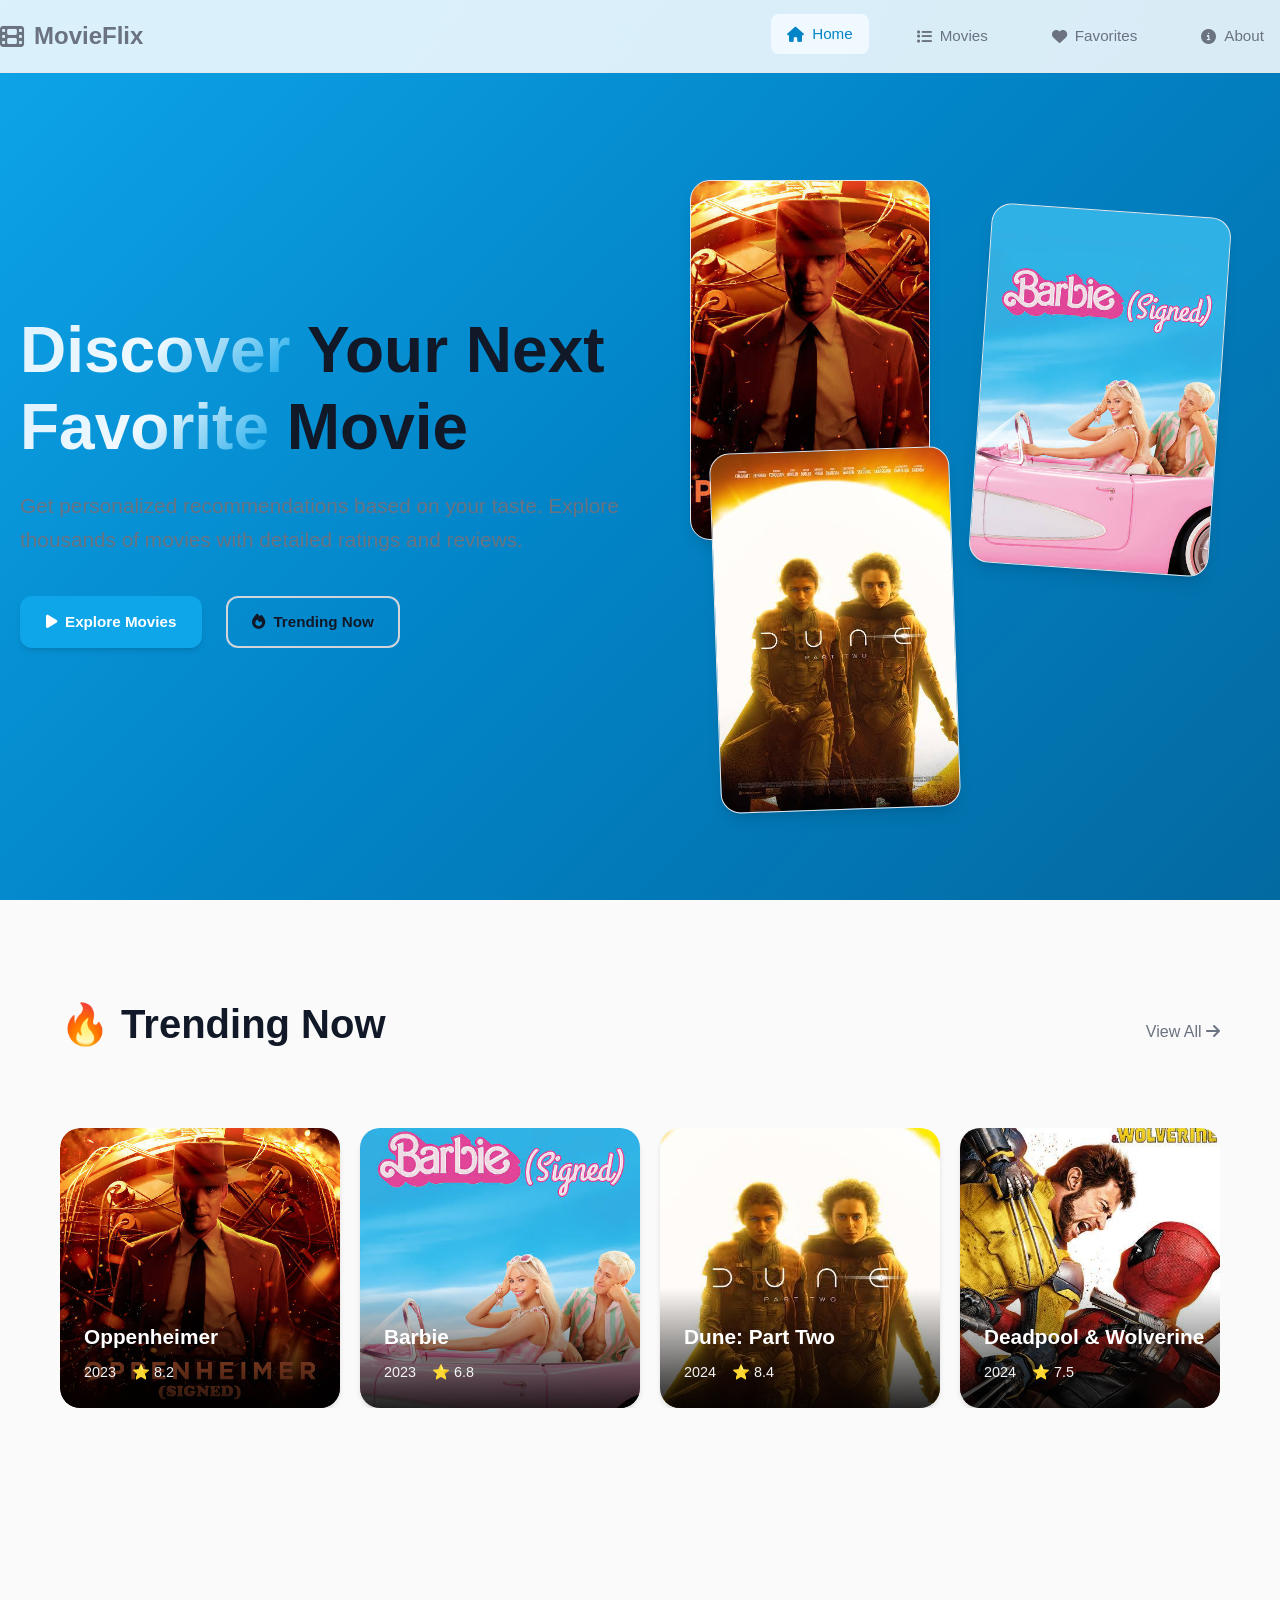
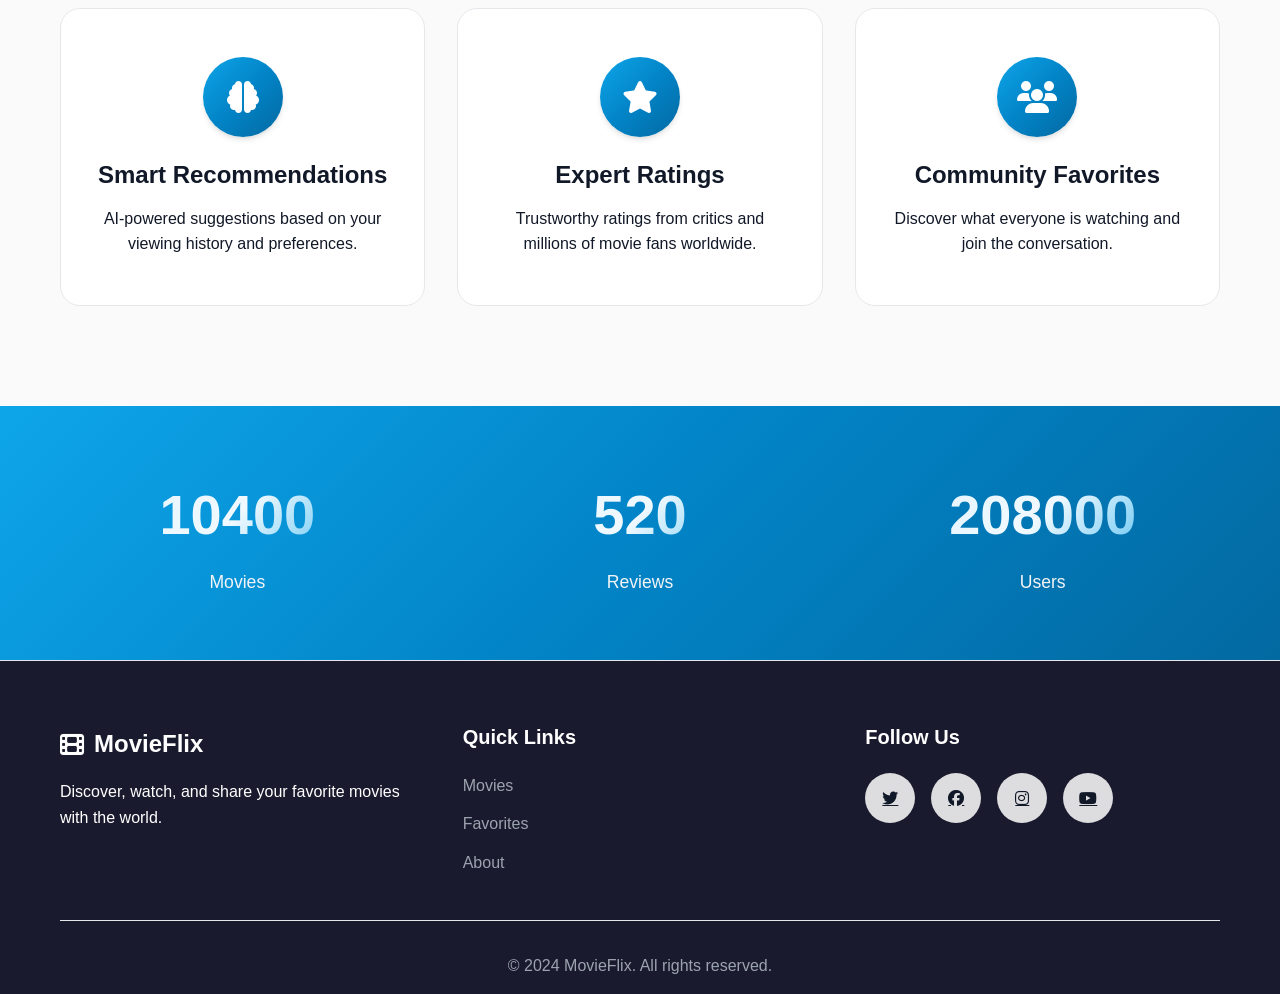
<file: index.html>
<!DOCTYPE html>
<html lang="en">
<head>
    <meta charset="UTF-8">
    <meta name="viewport" content="width=device-width, initial-scale=1.0">
    <title>MovieFlix - Discover Amazing Movies</title>
    <link rel="stylesheet" href="css/style.css">
    <link href="https://fonts.googleapis.com/css2?family=Poppins:wght@300;400;500;600;700&display=swap" rel="stylesheet">
    <link rel="stylesheet" href="https://cdnjs.cloudflare.com/ajax/libs/font-awesome/6.4.0/css/all.min.css">
</head>
<body>
    <!-- Navigation -->
    <nav class="navbar">
        <div class="nav-container">
            <div class="nav-logo">
                <i class="fas fa-film"></i>
                <span>MovieFlix</span>
            </div>
            <ul class="nav-menu">
                <li class="nav-item">
                    <a href="index.html" class="nav-link active"><i class="fas fa-home"></i> Home</a>
                </li>
                <li class="nav-item">
                    <a href="movies.html" class="nav-link"><i class="fas fa-list"></i> Movies</a>
                </li>
                <li class="nav-item">
                    <a href="favorites.html" class="nav-link"><i class="fas fa-heart"></i> Favorites</a>
                </li>
                <li class="nav-item">
                    <a href="about.html" class="nav-link"><i class="fas fa-info-circle"></i> About</a>
                </li>
            </ul>
            <div class="hamburger">
                <span class="bar"></span>
                <span class="bar"></span>
                <span class="bar"></span>
            </div>
        </div>
    </nav>

    <!-- Hero Section -->
    <section class="hero">
        <div class="hero-content">
            <h1 class="hero-title">
                <span class="gradient-text">Discover</span> Your Next 
                <span class="gradient-text">Favorite</span> Movie
            </h1>
            <p class="hero-subtitle">Get personalized recommendations based on your taste. Explore thousands of movies with detailed ratings and reviews.</p>
            <div class="hero-buttons">
                <a href="movies.html" class="btn btn-primary"><i class="fas fa-play"></i> Explore Movies</a>
                <a href="#trending" class="btn btn-secondary"><i class="fas fa-fire"></i> Trending Now</a>
            </div>
        </div>
        <div class="hero-image">
            <div class="floating-cards">
                <div class="card-float"></div>
                <div class="card-float delay-1"></div>
                <div class="card-float delay-2"></div>
            </div>
        </div>
    </section>

    <!-- Trending Section -->
    <section id="trending" class="section trending">
        <div class="container">
            <div class="section-header">
                <h2 class="section-title">🔥 Trending Now</h2>
                <a href="movies.html" class="view-all">View All <i class="fas fa-arrow-right"></i></a>
            </div>
            <div class="movies-slider">
                <div class="slider-track" id="trendingSlider">
                    <!-- Movies populated by JS -->
                </div>
            </div>
        </div>
    </section>

    <!-- Features Section -->
    <section class="section features">
        <div class="container">
            <div class="features-grid">
                <div class="feature-card">
                    <div class="feature-icon">
                        <i class="fas fa-brain"></i>
                    </div>
                    <h3>Smart Recommendations</h3>
                    <p>AI-powered suggestions based on your viewing history and preferences.</p>
                </div>
                <div class="feature-card">
                    <div class="feature-icon">
                        <i class="fas fa-star"></i>
                    </div>
                    <h3>Expert Ratings</h3>
                    <p>Trustworthy ratings from critics and millions of movie fans worldwide.</p>
                </div>
                <div class="feature-card">
                    <div class="feature-icon">
                        <i class="fas fa-users"></i>
                    </div>
                    <h3>Community Favorites</h3>
                    <p>Discover what everyone is watching and join the conversation.</p>
                </div>
            </div>
        </div>
    </section>

    <!-- Stats Section -->
    <section class="stats">
        <div class="container">
            <div class="stats-grid">
                <div class="stat-item">
                    <div class="stat-number" data-target="50000">0</div>
                    <div class="stat-label">Movies</div>
                </div>
                <div class="stat-item">
                    <div class="stat-number" data-target="2500">0</div>
                    <div class="stat-label">Reviews</div>
                </div>
                <div class="stat-item">
                    <div class="stat-number" data-target="1000000">0</div>
                    <div class="stat-label">Users</div>
                </div>
            </div>
        </div>
    </section>

    <!-- Footer -->
    <footer class="footer">
        <div class="container">
            <div class="footer-content">
                <div class="footer-section">
                    <div class="footer-logo">
                        <i class="fas fa-film"></i>
                        <span>MovieFlix</span>
                    </div>
                    <p>Discover, watch, and share your favorite movies with the world.</p>
                </div>
                <div class="footer-section">
                    <h4>Quick Links</h4>
                    <ul>
                        <li><a href="movies.html">Movies</a></li>
                        <li><a href="favorites.html">Favorites</a></li>
                        <li><a href="about.html">About</a></li>
                    </ul>
                </div>
                <div class="footer-section">
                    <h4>Follow Us</h4>
                    <div class="social-links">
                        <a href="#"><i class="fab fa-twitter"></i></a>
                        <a href="#"><i class="fab fa-facebook"></i></a>
                        <a href="#"><i class="fab fa-instagram"></i></a>
                        <a href="#"><i class="fab fa-youtube"></i></a>
                    </div>
                </div>
            </div>
            <div class="footer-bottom">
                <p>&copy; 2024 MovieFlix. All rights reserved.</p>
            </div>
        </div>
    </footer>

    <script src="js/heroPosters.js"></script>
    <script src="js/main.js"></script>
</body>
</html>
</file>
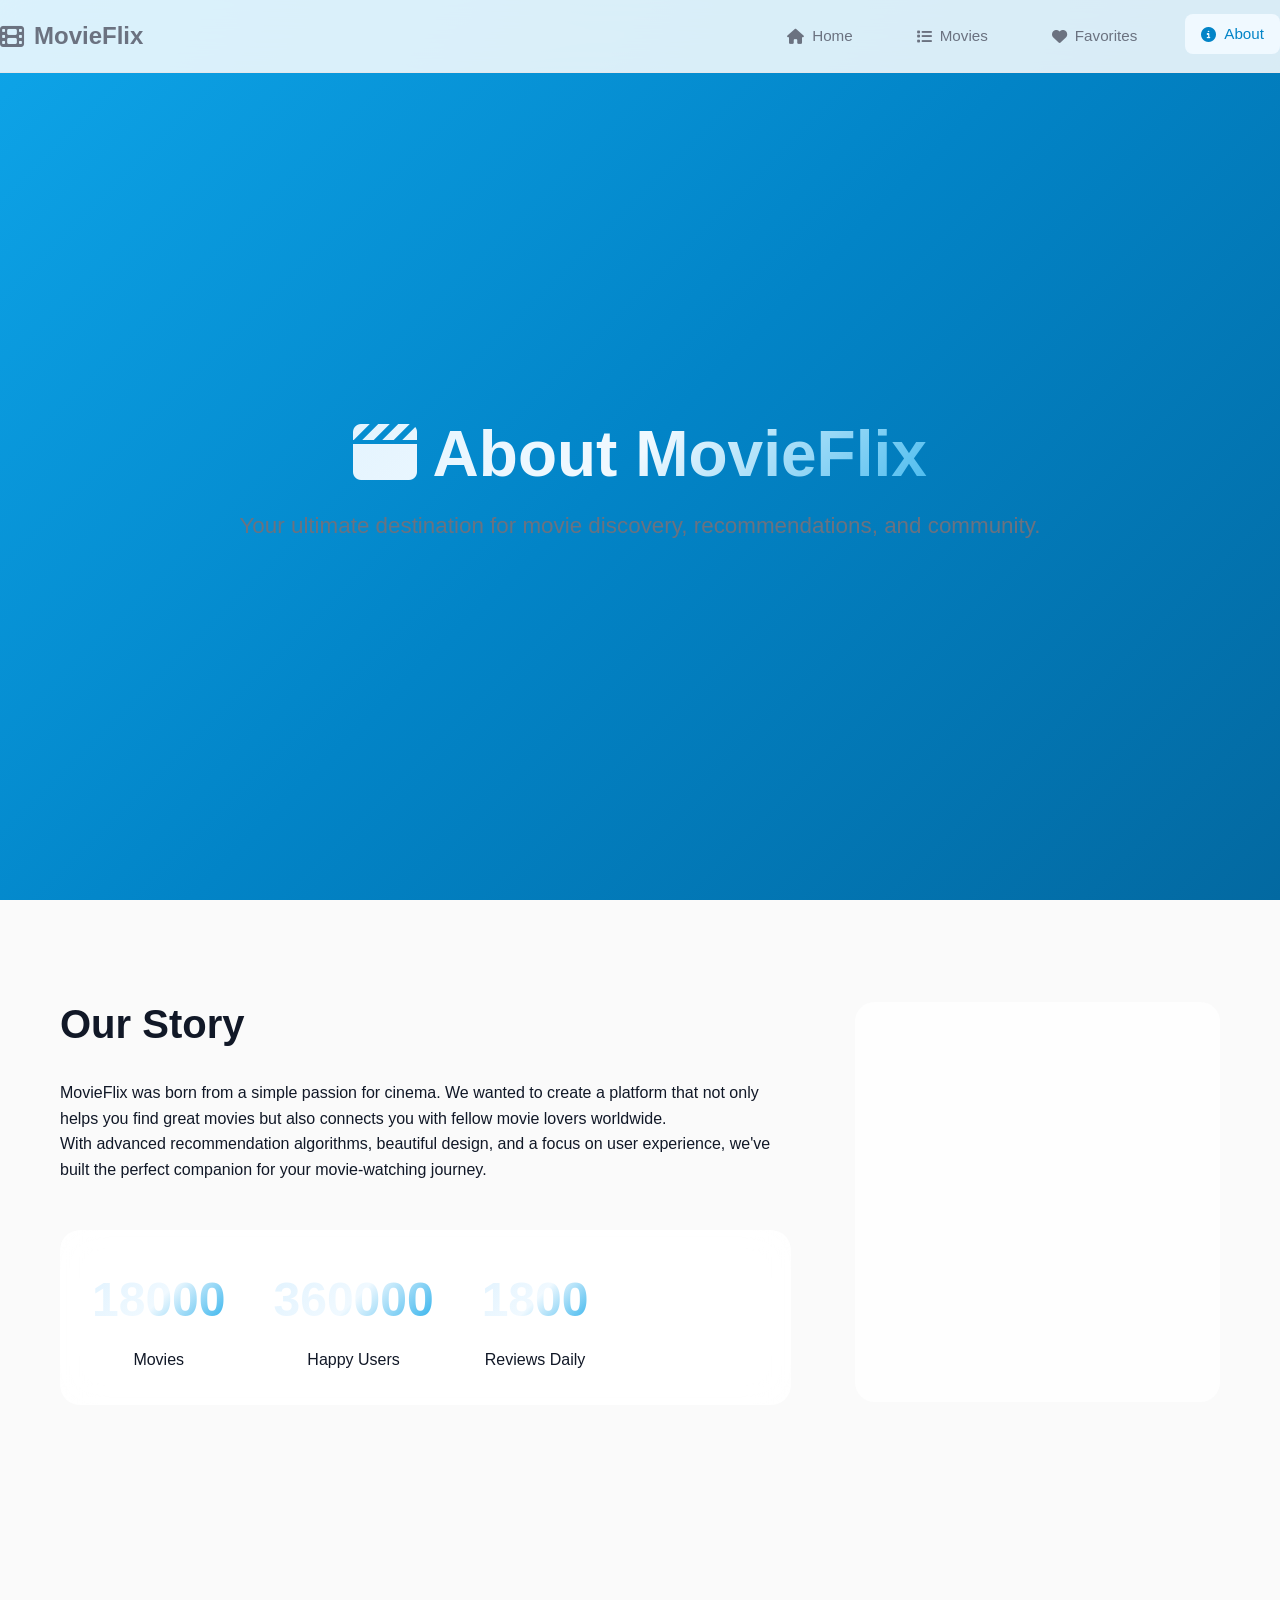
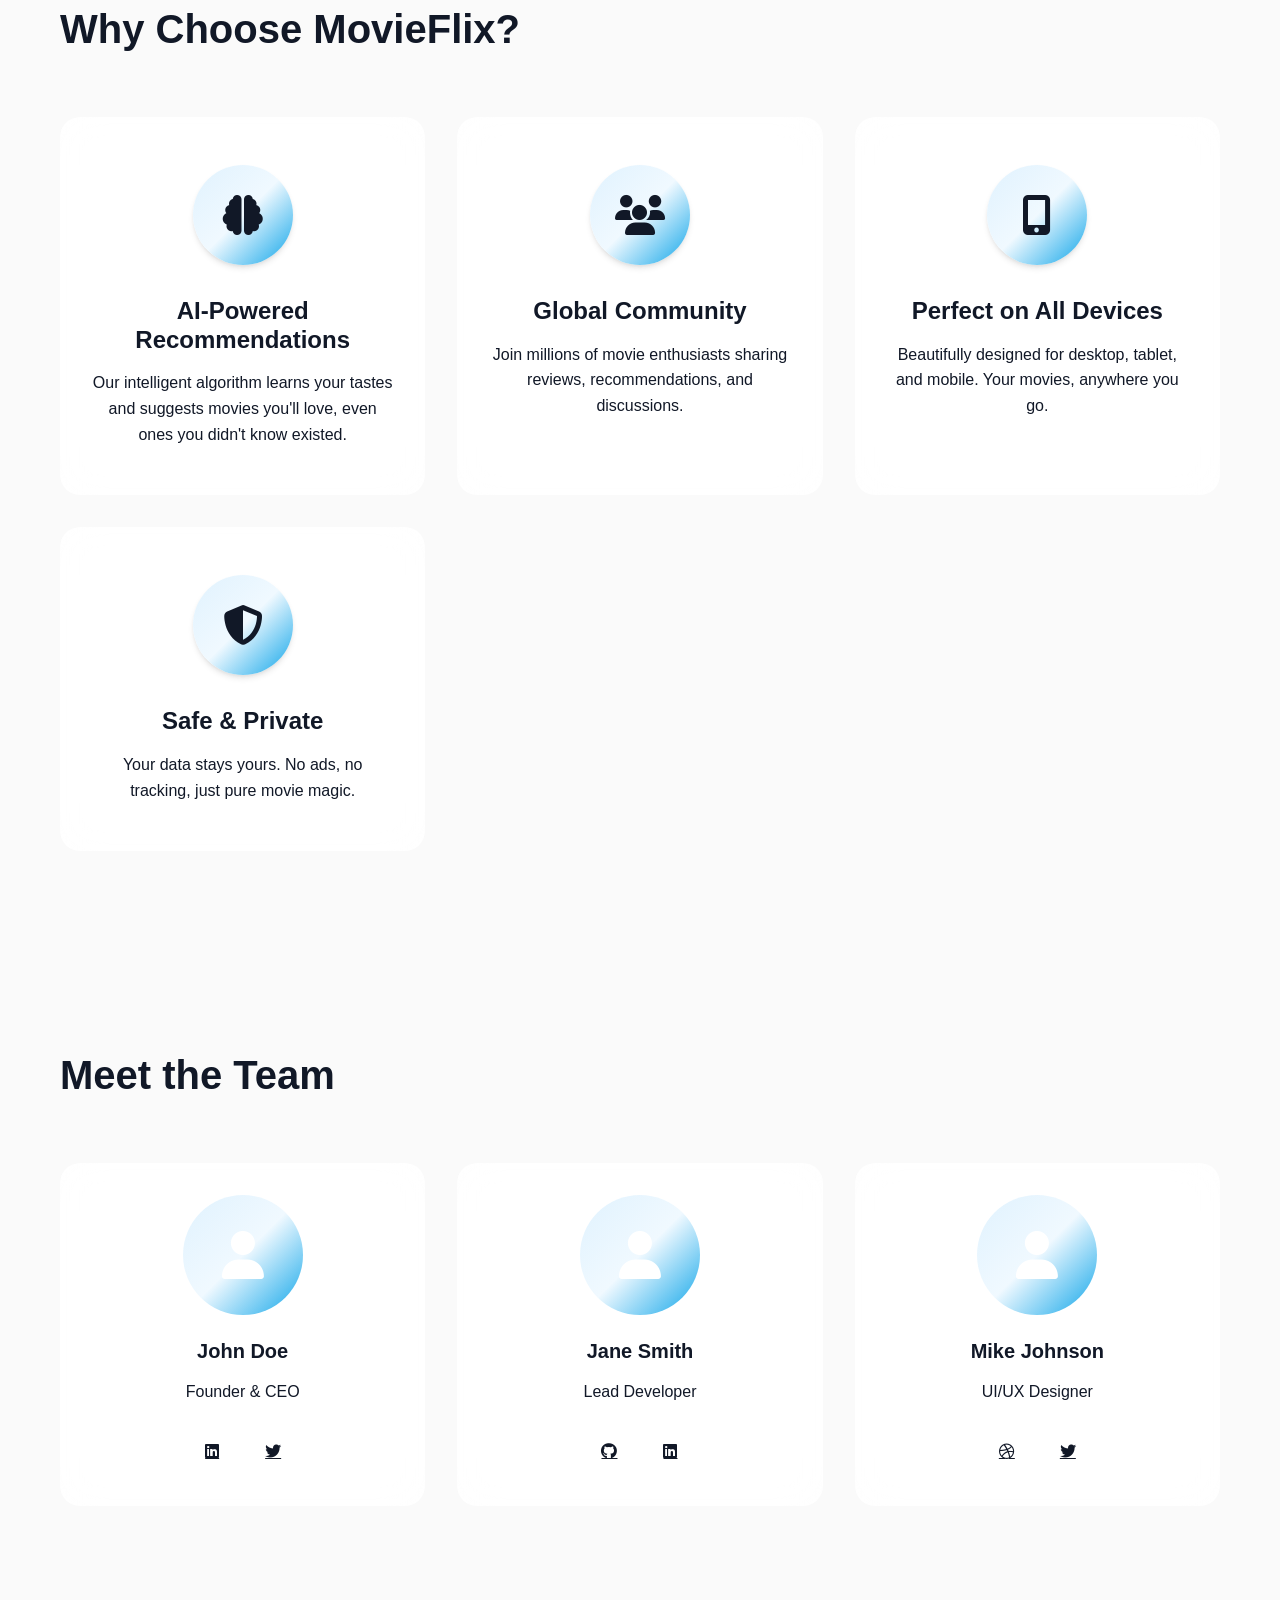
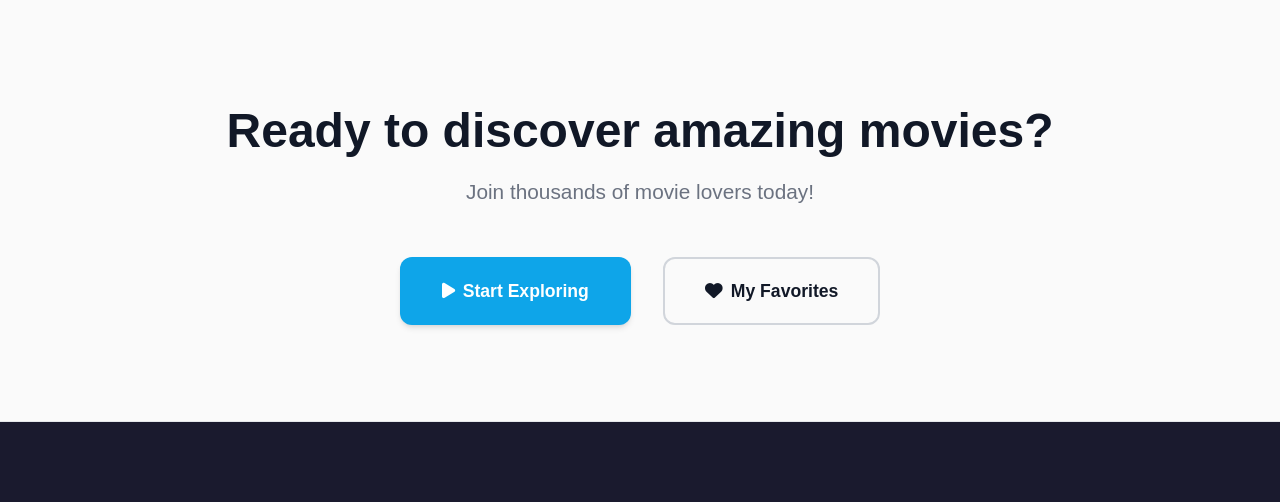
<file: about.html>
<!DOCTYPE html>
<html lang="en">
<head>
    <meta charset="UTF-8">
    <meta name="viewport" content="width=device-width, initial-scale=1.0">
    <title>About - MovieFlix</title>
    <link rel="stylesheet" href="css/style.css">
    <link href="https://fonts.googleapis.com/css2?family=Poppins:wght@300;400;500;600;700&display=swap" rel="stylesheet">
    <link rel="stylesheet" href="https://cdnjs.cloudflare.com/ajax/libs/font-awesome/6.4.0/css/all.min.css">
</head>
<body>
    <!-- Navigation -->
    <nav class="navbar">
        <div class="nav-container">
            <div class="nav-logo">
                <i class="fas fa-film"></i>
                <span>MovieFlix</span>
            </div>
            <ul class="nav-menu">
                <li class="nav-item">
                    <a href="index.html" class="nav-link"><i class="fas fa-home"></i> Home</a>
                </li>
                <li class="nav-item">
                    <a href="movies.html" class="nav-link"><i class="fas fa-list"></i> Movies</a>
                </li>
                <li class="nav-item">
                    <a href="favorites.html" class="nav-link"><i class="fas fa-heart"></i> Favorites</a>
                </li>
                <li class="nav-item">
                    <a href="about.html" class="nav-link active"><i class="fas fa-info-circle"></i> About</a>
                </li>
            </ul>
            <div class="hamburger">
                <span class="bar"></span>
                <span class="bar"></span>
                <span class="bar"></span>
            </div>
        </div>
    </nav>

    <main class="about-page">
        <!-- Hero Section -->
        <section class="hero about-hero">
            <div class="container">
                <h1 class="about-title gradient-text">
                    <i class="fas fa-clapperboard"></i> About MovieFlix
                </h1>
                <p class="about-subtitle">Your ultimate destination for movie discovery, recommendations, and community.</p>
            </div>
        </section>

        <!-- Story Section -->
        <section class="section story-section">
            <div class="container">
                <div class="story-content">
                    <div class="story-text">
                        <h2>Our Story</h2>
                        <p>MovieFlix was born from a simple passion for cinema. We wanted to create a platform that not only helps you find great movies but also connects you with fellow movie lovers worldwide.</p>
                        <p>With advanced recommendation algorithms, beautiful design, and a focus on user experience, we've built the perfect companion for your movie-watching journey.</p>
                        <div class="story-stats">
                            <div class="stat">
                                <div class="stat-number" data-target="50000">0</div>
                                <div>Movies</div>
                            </div>
                            <div class="stat">
                                <div class="stat-number" data-target="1000000">0</div>
                                <div>Happy Users</div>
                            </div>
                            <div class="stat">
                                <div class="stat-number" data-target="5000">0</div>
                                <div>Reviews Daily</div>
                            </div>
                        </div>
                    </div>
                    <div class="story-image">
                        <div class="image-placeholder">
                            <i class="fas fa-film"></i>
                        </div>
                    </div>
                </div>
            </div>
        </section>

        <!-- Features Section -->
        <section class="section features-detailed">
            <div class="container">
                <h2 class="section-title">Why Choose MovieFlix?</h2>
                <div class="features-detailed-grid">
                    <div class="feature-detailed">
                        <div class="feature-icon-large">
                            <i class="fas fa-brain"></i>
                        </div>
                        <h3>AI-Powered Recommendations</h3>
                        <p>Our intelligent algorithm learns your tastes and suggests movies you'll love, even ones you didn't know existed.</p>
                    </div>
                    <div class="feature-detailed">
                        <div class="feature-icon-large">
                            <i class="fas fa-users"></i>
                        </div>
                        <h3>Global Community</h3>
                        <p>Join millions of movie enthusiasts sharing reviews, recommendations, and discussions.</p>
                    </div>
                    <div class="feature-detailed">
                        <div class="feature-icon-large">
                            <i class="fas fa-mobile-alt"></i>
                        </div>
                        <h3>Perfect on All Devices</h3>
                        <p>Beautifully designed for desktop, tablet, and mobile. Your movies, anywhere you go.</p>
                    </div>
                    <div class="feature-detailed">
                        <div class="feature-icon-large">
                            <i class="fas fa-shield-alt"></i>
                        </div>
                        <h3>Safe & Private</h3>
                        <p>Your data stays yours. No ads, no tracking, just pure movie magic.</p>
                    </div>
                </div>
            </div>
        </section>

        <!-- Team Section -->
        <section class="section team-section">
            <div class="container">
                <h2 class="section-title">Meet the Team</h2>
                <div class="team-grid">
                    <div class="team-member">
                        <div class="team-avatar">
                            <i class="fas fa-user"></i>
                        </div>
                        <h4>John Doe</h4>
                        <p>Founder & CEO</p>
                        <div class="team-social">
                            <a href="#"><i class="fab fa-linkedin"></i></a>
                            <a href="#"><i class="fab fa-twitter"></i></a>
                        </div>
                    </div>
                    <div class="team-member">
                        <div class="team-avatar">
                            <i class="fas fa-user"></i>
                        </div>
                        <h4>Jane Smith</h4>
                        <p>Lead Developer</p>
                        <div class="team-social">
                            <a href="#"><i class="fab fa-github"></i></a>
                            <a href="#"><i class="fab fa-linkedin"></i></a>
                        </div>
                    </div>
                    <div class="team-member">
                        <div class="team-avatar">
                            <i class="fas fa-user"></i>
                        </div>
                        <h4>Mike Johnson</h4>
                        <p>UI/UX Designer</p>
                        <div class="team-social">
                            <a href="#"><i class="fab fa-dribbble"></i></a>
                            <a href="#"><i class="fab fa-twitter"></i></a>
                        </div>
                    </div>
                </div>
            </div>
        </section>

        <!-- CTA Section -->
        <section class="cta-section">
            <div class="container">
                <div class="cta-content">
                    <h2>Ready to discover amazing movies?</h2>
                    <p>Join thousands of movie lovers today!</p>
                    <div class="cta-buttons">
                        <a href="movies.html" class="btn btn-primary btn-large">
                            <i class="fas fa-play"></i> Start Exploring
                        </a>
                        <a href="favorites.html" class="btn btn-secondary btn-large">
                            <i class="fas fa-heart"></i> My Favorites
                        </a>
                    </div>
                </div>
            </div>
        </section>
    </main>

    <!-- Footer -->
    <footer class="footer">
        <!-- Same footer content -->
    </footer>

    <script src="js/about.js"></script>
    <script src="js/main.js"></script>
</body>
</html>
</file>
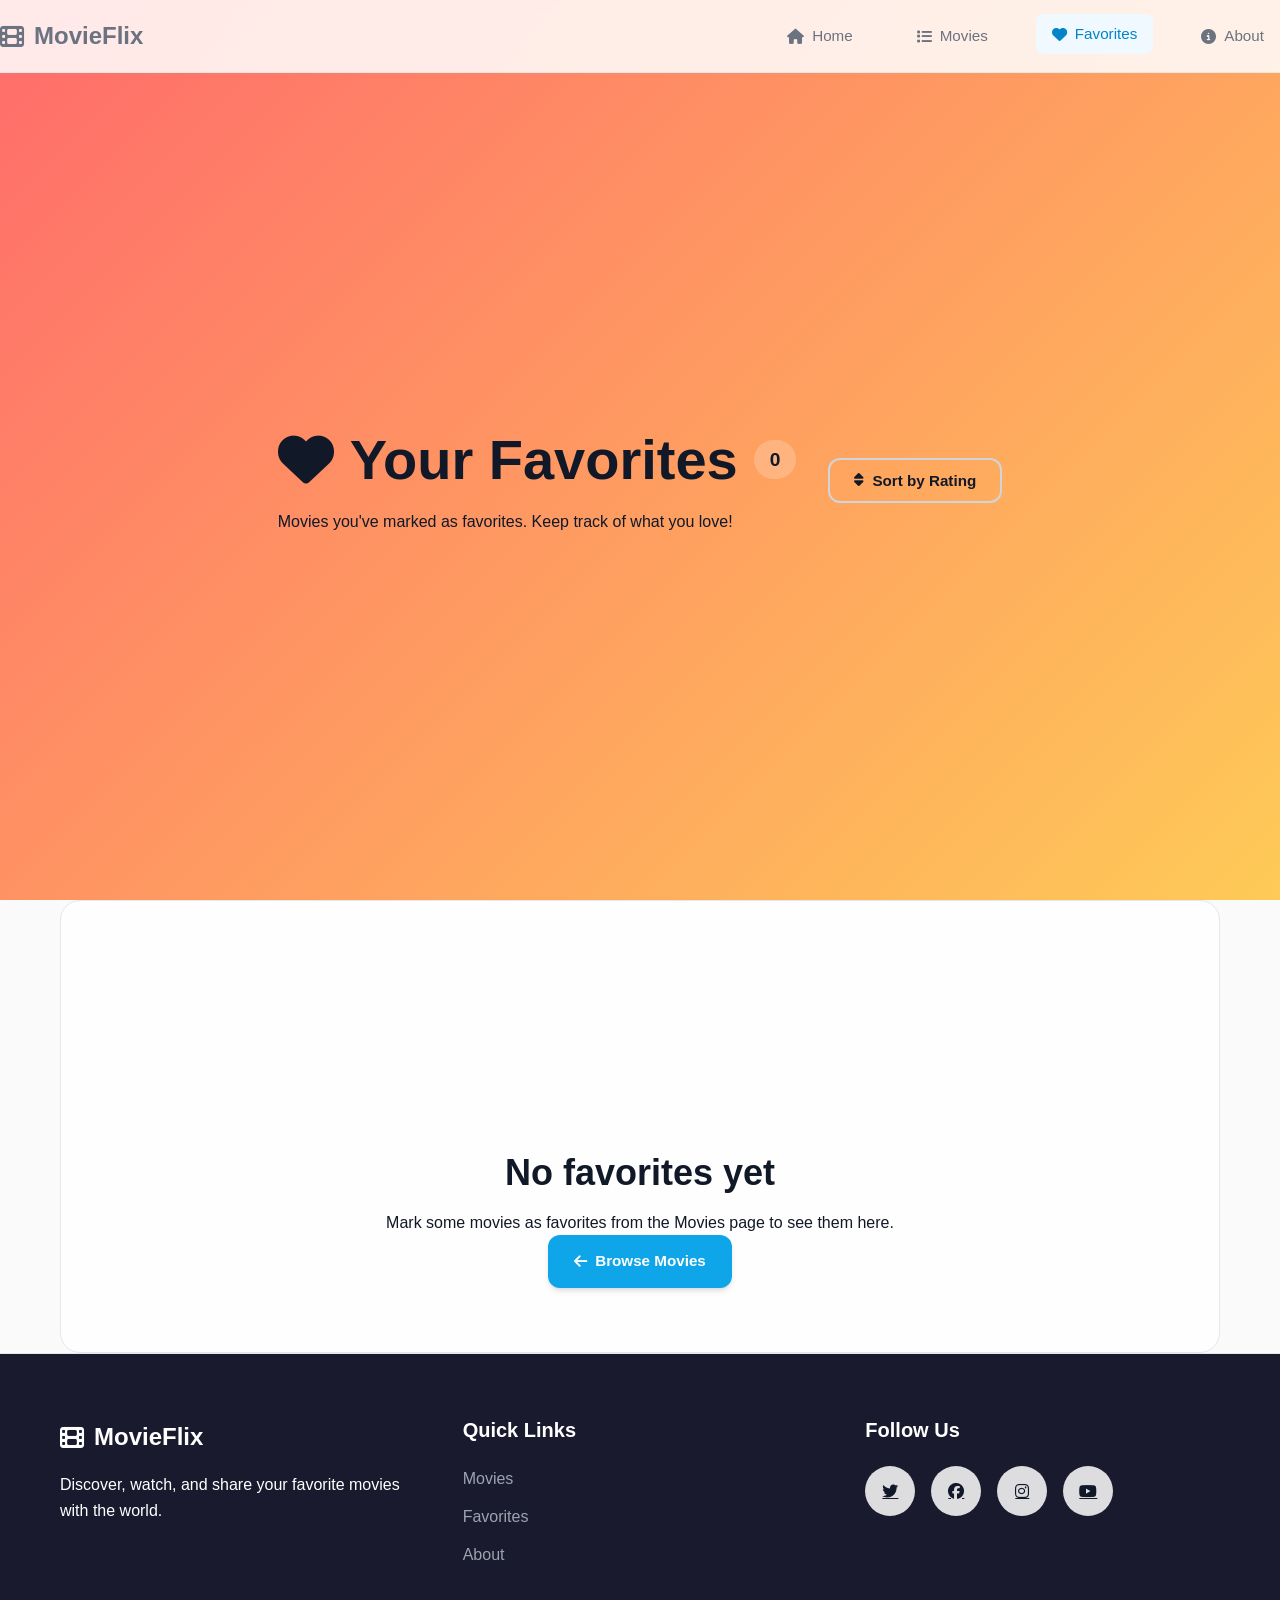
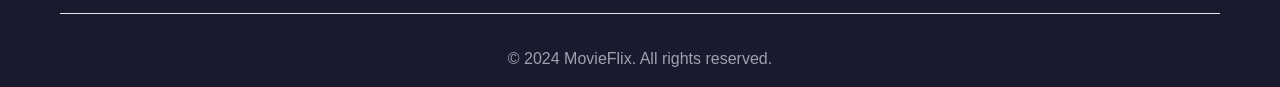
<file: favorites.html>
<!DOCTYPE html>
<html lang="en">
<head>
    <meta charset="UTF-8">
    <meta name="viewport" content="width=device-width, initial-scale=1.0">
    <title>Favorites - MovieFlix</title>
    <link rel="stylesheet" href="css/style.css">
    <link href="https://fonts.googleapis.com/css2?family=Poppins:wght@300;400;500;600;700&display=swap" rel="stylesheet">
    <link rel="stylesheet" href="https://cdnjs.cloudflare.com/ajax/libs/font-awesome/6.4.0/css/all.min.css">
</head>
<body>
    <!-- Navigation (same as other pages) -->
    <nav class="navbar">
        <div class="nav-container">
            <div class="nav-logo">
                <i class="fas fa-film"></i>
                <span>MovieFlix</span>
            </div>
            <ul class="nav-menu">
                <li class="nav-item">
                    <a href="index.html" class="nav-link"><i class="fas fa-home"></i> Home</a>
                </li>
                <li class="nav-item">
                    <a href="movies.html" class="nav-link"><i class="fas fa-list"></i> Movies</a>
                </li>
                <li class="nav-item">
                    <a href="favorites.html" class="nav-link active"><i class="fas fa-heart"></i> Favorites</a>
                </li>
                <li class="nav-item">
                    <a href="about.html" class="nav-link"><i class="fas fa-info-circle"></i> About</a>
                </li>
            </ul>
            <div class="hamburger">
                <span class="bar"></span>
                <span class="bar"></span>
                <span class="bar"></span>
            </div>
        </div>
    </nav>

    <main class="favorites-page">
        <!-- Hero Section -->
        <section class="hero favorites-hero">
            <div class="container">
                <div class="favorites-header">
                    <div class="favorites-stats">
                        <h1 class="favorites-title">
                            <i class="fas fa-heart"></i> Your Favorites
                            <span id="favoritesCount" class="count-badge">0</span>
                        </h1>
                        <p class="favorites-subtitle">Movies you've marked as favorites. Keep track of what you love!</p>
                    </div>
                    <div class="favorites-actions">
                        <button id="clearAllBtn" class="btn btn-danger" style="display: none;">
                            <i class="fas fa-trash"></i> Clear All
                        </button>
                        <button id="sortBtn" class="btn btn-secondary">
                            <i class="fas fa-sort"></i> Sort by Rating
                        </button>
                    </div>
                </div>
            </div>
        </section>

        <!-- Favorites Grid -->
        <section class="favorites-grid-section">
            <div class="container">
                <div id="favoritesGrid" class="movies-grid">
                    <!-- Favorites loaded by JS -->
                </div>
                <div id="emptyState" class="empty-state">
                    <div class="empty-icon">
                        <i class="far fa-heart-broken"></i>
                    </div>
                    <h2>No favorites yet</h2>
                    <p>Mark some movies as favorites from the Movies page to see them here.</p>
                    <a href="movies.html" class="btn btn-primary">
                        <i class="fas fa-arrow-left"></i> Browse Movies
                    </a>
                </div>
                <div id="loadingFavorites" class="loading-spinner" style="display: none;">
                    <i class="fas fa-spinner fa-spin"></i>
                    <p>Loading your favorites...</p>
                </div>
            </div>
        </section>
    </main>

    <!-- Movie Modal (same as movies.html) -->
    <div id="movieModal" class="modal">
        <div class="modal-content">
            <span class="close">&times;</span>
            <div id="modalBody"></div>
        </div>
    </div>

    <!-- Footer (same as other pages) -->
    <footer class="footer">
        <div class="container">
            <div class="footer-content">
                <div class="footer-section">
                    <div class="footer-logo">
                        <i class="fas fa-film"></i>
                        <span>MovieFlix</span>
                    </div>
                    <p>Discover, watch, and share your favorite movies with the world.</p>
                </div>
                <div class="footer-section">
                    <h4>Quick Links</h4>
                    <ul>
                        <li><a href="movies.html">Movies</a></li>
                        <li><a href="favorites.html">Favorites</a></li>
                        <li><a href="about.html">About</a></li>
                    </ul>
                </div>
                <div class="footer-section">
                    <h4>Follow Us</h4>
                    <div class="social-links">
                        <a href="#"><i class="fab fa-twitter"></i></a>
                        <a href="#"><i class="fab fa-facebook"></i></a>
                        <a href="#"><i class="fab fa-instagram"></i></a>
                        <a href="#"><i class="fab fa-youtube"></i></a>
                    </div>
                </div>
            </div>
            <div class="footer-bottom">
                <p>&copy; 2024 MovieFlix. All rights reserved.</p>
            </div>
        </div>
    </footer>

    <script src="js/favorites.js"></script>
    <script src="js/main.js"></script>
</body>
</html>
</file>
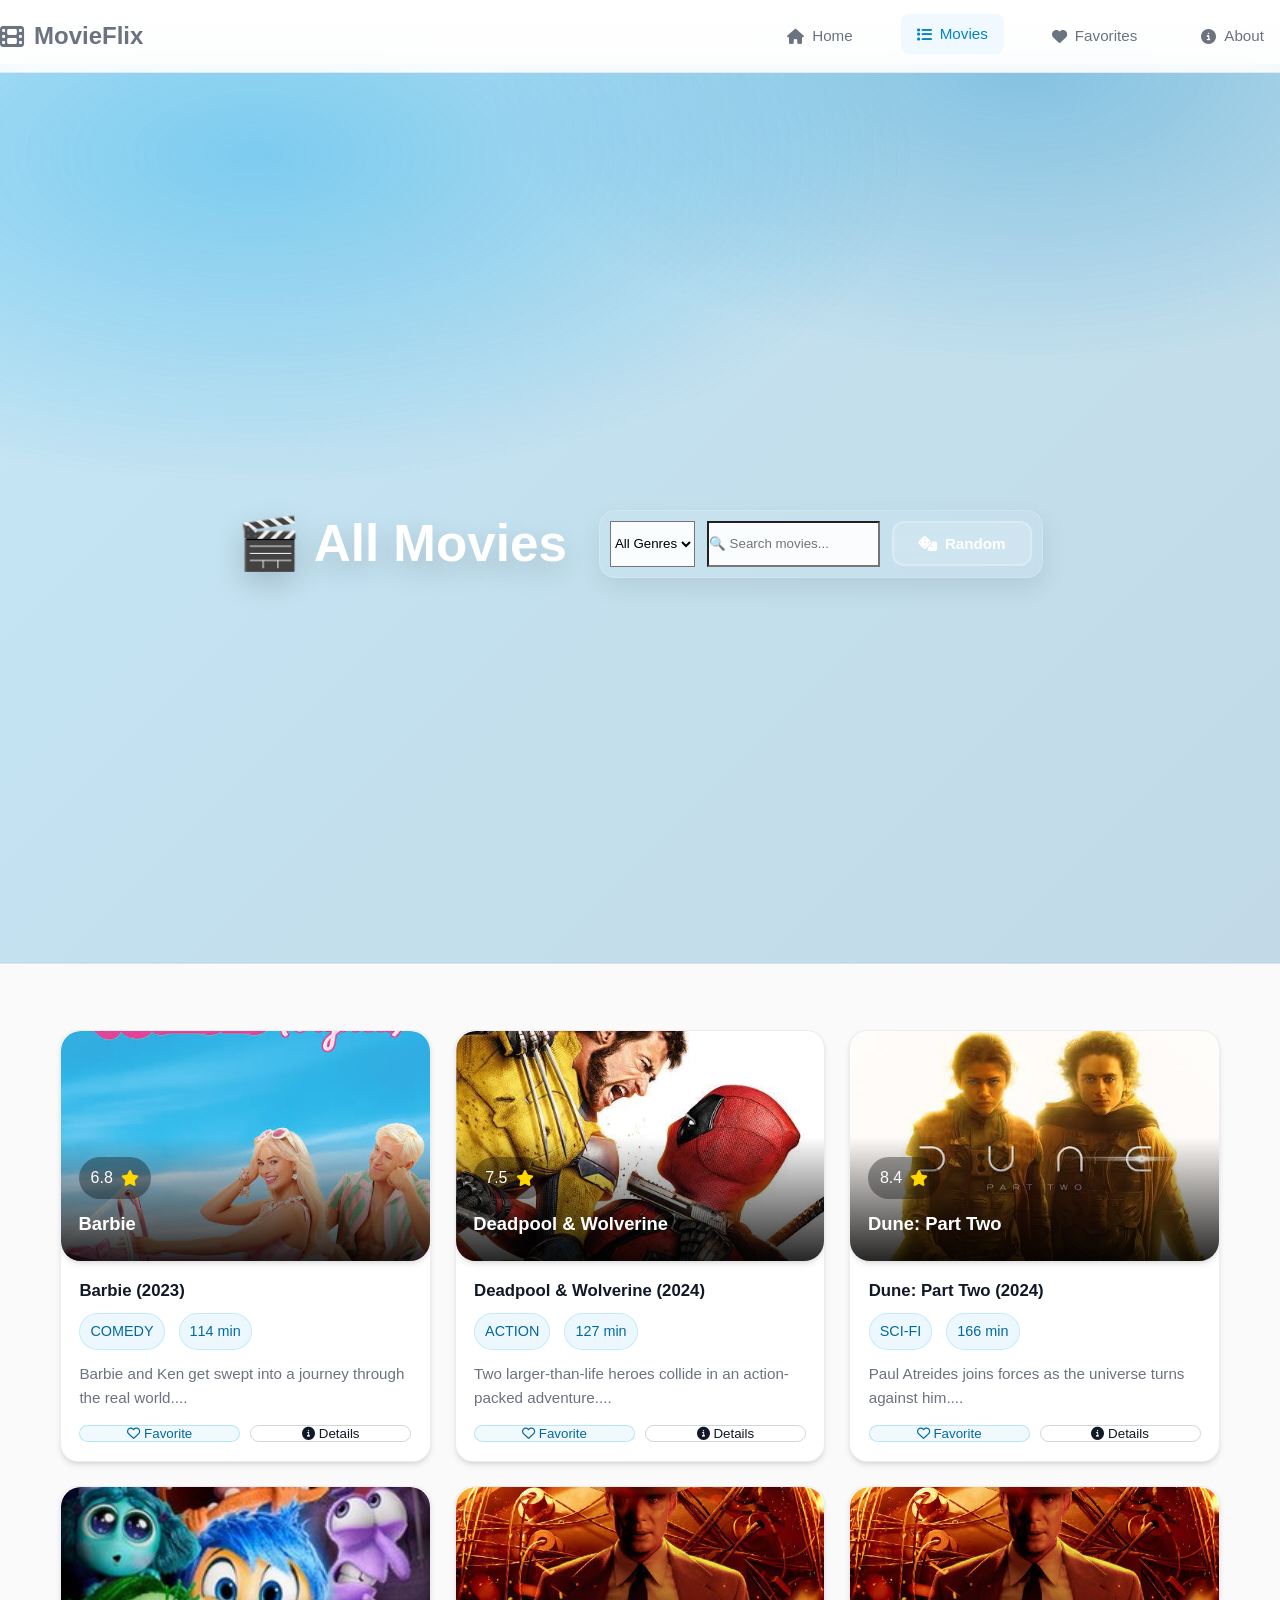
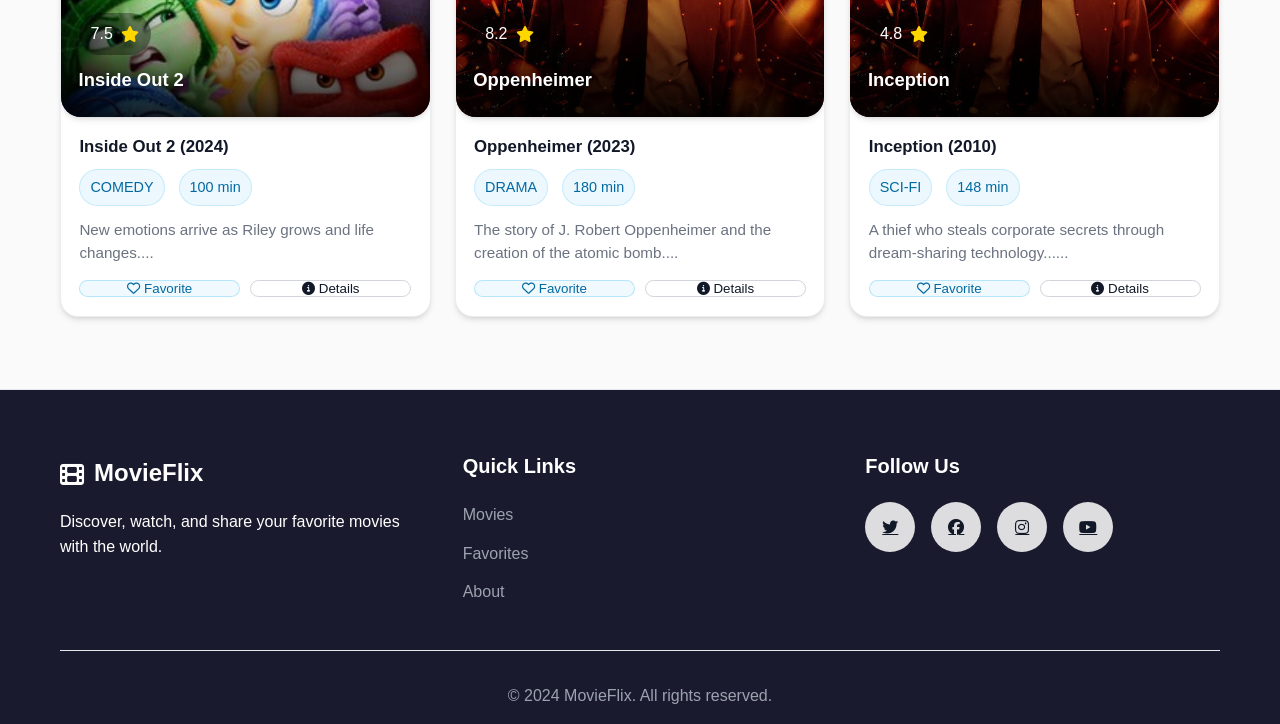
<file: movies.html>
<!DOCTYPE html>
<html lang="en">
<head>
    <meta charset="UTF-8">
    <meta name="viewport" content="width=device-width, initial-scale=1.0">
    <title>Movies - MovieFlix</title>
    <link rel="stylesheet" href="css/style.css">
    <link href="https://fonts.googleapis.com/css2?family=Poppins:wght@300;400;500;600;700&display=swap" rel="stylesheet">
    <link rel="stylesheet" href="https://cdnjs.cloudflare.com/ajax/libs/font-awesome/6.4.0/css/all.min.css">
</head>
<body>
    <!-- Same navbar as index.html -->
    <nav class="navbar">
        <div class="nav-container">
            <div class="nav-logo">
                <i class="fas fa-film"></i>
                <span>MovieFlix</span>
            </div>
            <ul class="nav-menu">
                <li class="nav-item">
                    <a href="index.html" class="nav-link"><i class="fas fa-home"></i> Home</a>
                </li>
                <li class="nav-item">
                    <a href="movies.html" class="nav-link active"><i class="fas fa-list"></i> Movies</a>
                </li>
                <li class="nav-item">
                    <a href="favorites.html" class="nav-link"><i class="fas fa-heart"></i> Favorites</a>
                </li>
                <li class="nav-item">
                    <a href="about.html" class="nav-link"><i class="fas fa-info-circle"></i> About</a>
                </li>
            </ul>
            <div class="hamburger">
                <span class="bar"></span>
                <span class="bar"></span>
                <span class="bar"></span>
            </div>
        </div>
    </nav>

    <main class="movies-page">
        <section class="hero movies-hero">
            <div class="container">
                <div class="movies-header">
                    <h1 class="movies-title">🎬 All Movies</h1>
                    <div class="movies-controls">
                        <select id="genreFilter" class="filter-select">
                            <option value="all">All Genres</option>
                            <option value="action">Action</option>
                            <option value="comedy">Comedy</option>
                            <option value="drama">Drama</option>
                            <option value="horror">Horror</option>
                            <option value="sci-fi">Sci-Fi</option>
                            <option value="romance">Romance</option>
                        </select>
                        <input type="text" id="searchInput" class="search-input" placeholder="🔍 Search movies...">
                        <button id="randomBtn" class="btn btn-secondary">
                            <i class="fas fa-dice"></i> Random
                        </button>
                    </div>
                </div>
            </div>
        </section>

        <section class="movies-grid-section">
            <div class="container">
                <div id="moviesGrid" class="movies-grid">
                    <!-- Movies loaded by JS -->
                </div>
                <div id="loadingSpinner" class="loading-spinner" style="display: none;">
                    <i class="fas fa-spinner fa-spin"></i>
                    <p>Loading movies...</p>
                </div>
                <div id="noResults" class="no-results" style="display: none;">
                    <i class="fas fa-search"></i>
                    <h3>No movies found</h3>
                    <p>Try adjusting your search or genre filter</p>
                </div>
            </div>
        </section>
    </main>

    <!-- Movie Modal -->
    <div id="movieModal" class="modal">
        <div class="modal-content">
            <span class="close">&times;</span>
            <div id="modalBody"></div>
        </div>
    </div>

    <!-- Same footer as index.html -->
    <footer class="footer">
        <div class="container">
            <div class="footer-content">
                <div class="footer-section">
                    <div class="footer-logo">
                        <i class="fas fa-film"></i>
                        <span>MovieFlix</span>
                    </div>
                    <p>Discover, watch, and share your favorite movies with the world.</p>
                </div>
                <div class="footer-section">
                    <h4>Quick Links</h4>
                    <ul>
                        <li><a href="movies.html">Movies</a></li>
                        <li><a href="favorites.html">Favorites</a></li>
                        <li><a href="about.html">About</a></li>
                    </ul>
                </div>
                <div class="footer-section">
                    <h4>Follow Us</h4>
                    <div class="social-links">
                        <a href="#"><i class="fab fa-twitter"></i></a>
                        <a href="#"><i class="fab fa-facebook"></i></a>
                        <a href="#"><i class="fab fa-instagram"></i></a>
                        <a href="#"><i class="fab fa-youtube"></i></a>
                    </div>
                </div>
            </div>
            <div class="footer-bottom">
                <p>&copy; 2024 MovieFlix. All rights reserved.</p>
            </div>
        </div>
    </footer>

    <script src="js/movies.js"></script>
    <script src="js/main.js"></script>
</body>
</html>
</file>
<file: css/style.css>
* {
    margin: 0;
    padding: 0;
    box-sizing: border-box;
}
:root {
    /* Your existing colors - unchanged */
    --bg-primary: #fafafa;
    --bg-secondary: #ffffff;
    --bg-card: #ffffff;
    --bg-dark: #1a1a2e;
    --bg-glass: rgba(255, 255, 255, 0.85);
    
    /* Primary Colors */
    --primary-50: #f0f9ff;
    --primary-100: #e0f2fe;
    --primary-500: #0ea5e9;
    --primary-600: #0284c7;
    --primary-700: #0369a1;
    
    /* Gray Scale */
    --gray-50: #f9fafb;
    --gray-100: #f3f4f6;
    --gray-200: #e5e7eb;
    --gray-300: #d1d5db;
    --gray-400: #9ca3af;
    --gray-500: #6b7280;
    --gray-600: #4b5563;
    --gray-700: #374151;
    --gray-800: #1f2937;
    --gray-900: #111827;
    --gray-950: #030712;
    
    /* Success & Warning */
    --success-500: #10b981;
    --warning-500: #f59e0b;
    
    /* Text Colors */
    --text-primary: #111827;
    --text-secondary: #6b7280;
    --text-muted: #9ca3af;
    
    /* Border & Shadows */
    --border-light: #e5e7eb;
    --border-hover: #d1d5db;
    --shadow-sm: 0 1px 2px 0 rgb(0 0 0 / 0.05);
    --shadow-md: 0 4px 6px -1px rgb(0 0 0 / 0.1), 0 2px 4px -2px rgb(0 0 0 / 0.1);
    --shadow-lg: 0 10px 15px -3px rgb(0 0 0 / 0.1), 0 4px 6px -4px rgb(0 0 0 / 0.1);
    --shadow-xl: 0 20px 25px -5px rgb(0 0 0 / 0.1), 0 8px 10px -6px rgb(0 0 0 / 0.1);
    
    /* NEW: Added these gradients using your existing colors */
    --primary-gradient: linear-gradient(135deg, var(--primary-500) 0%, var(--primary-600) 50%, var(--primary-700) 100%);
    --accent-gradient: linear-gradient(135deg, var(--primary-100) 0%, var(--primary-50) 50%, var(--primary-500) 100%);
    --glass-bg: var(--bg-glass);
    --dark-bg: var(--bg-dark);
    --shadow-hover: var(--shadow-xl);
    --shadow: var(--shadow-md);
}

html {
    scroll-behavior: smooth;
}

body {
    font-family: -apple-system, BlinkMacSystemFont, 'Segoe UI', 'Roboto', 'Oxygen', 'Ubuntu', sans-serif;
    background: var(--bg-primary);
    color: var(--text-primary);
    line-height: 1.6;
    overflow-x: hidden;
}

.container {
    max-width: 1200px;
    margin: 0 auto;
    padding: 0 20px;
}

/* Typography */
h1, h2, h3, h4, h5, h6 {
    font-weight: 700;
    line-height: 1.2;
    margin-bottom: 1rem;
    color: var(--text-primary);
}

h1 { font-size: clamp(2rem, 4vw, 3rem); }
h2 { font-size: clamp(1.5rem, 3vw, 2.25rem); }
h3 { font-size: 1.5rem; }
h4 { font-size: 1.25rem; }

/* Navigation */
.navbar {
    position: fixed;
    top: 0;
    width: 100%;
    background: var(--bg-glass);
    backdrop-filter: blur(20px);
    border-bottom: 1px solid var(--border-light);
    z-index: 1000;
    padding: 1rem 0;
    transition: all 0.3s ease;
}

.nav-container {
    display: flex;
    justify-content: space-between;
    align-items: center;
}

.nav-logo {
    display: flex;
    align-items: center;
    gap: 10px;
    font-size: 1.5rem;
    font-weight: 700;
    color: var(--text-secondary);
}

.nav-menu {
    display: flex;
    list-style: none;
    gap: 2rem;
    align-items: center;
}

.nav-link {
    color: var(--text-secondary);
    text-decoration: none;
    font-weight: 500;
    padding: 8px 16px;
    border-radius: 8px;
    transition: all 0.2s ease;
    display: flex;
    align-items: center;
    gap: 8px;
    font-size: 0.95rem;
}

.nav-link:hover,
.nav-link.active {
    color: var(--primary-600);
    background: var(--primary-50);
    transform: translateY(-2px);
}

.hamburger {
    display: none;
    flex-direction: column;
    cursor: pointer;
    gap: 4px;
}

.bar {
    width: 24px;
    height: 3px;
    background: var(--text-primary);
    border-radius: 2px;
    transition: all 0.3s ease;
}

/* Hero Section */
.hero {
    min-height: 100vh;
    display: flex;
    align-items: center;
    padding: 140px 20px 80px;
    position: relative;
    overflow: hidden;
}

.hero::before {
    content: '';
    position: absolute;
    top: 0;
    left: 0;
    right: 0;
    bottom: 0;
    background: var(--primary-gradient);
    z-index: -1;
}

.hero-content {
    flex: 1;
    max-width: 600px;
    z-index: 2;
}

.hero-title {
    font-size: clamp(2.5rem, 5vw, 4rem);
    font-weight: 700;
    line-height: 1.2;
    margin-bottom: 1.5rem;
    animation: fadeInUp 1s ease;
}

.gradient-text {
    background: var(--accent-gradient);
    -webkit-background-clip: text;
    -webkit-text-fill-color: transparent;
    background-clip: text;
}

.hero-subtitle {
    font-size: 1.3rem;
    line-height: 1.6;
    margin-bottom: 2.5rem;
    color: var(--text-secondary);
    animation: fadeInUp 1s ease 0.2s both;
}

.hero-buttons {
    display: flex;
    gap: 1.5rem;
    flex-wrap: wrap;
    animation: fadeInUp 1s ease 0.4s both;
}

.btn {
    display: inline-flex;
    align-items: center;
    gap: 8px;
    padding: 12px 24px;
    border-radius: 12px;
    text-decoration: none;
    font-weight: 600;
    font-size: 0.95rem;
    transition: all 0.2s ease;
    border: 2px solid transparent;
    cursor: pointer;
}

.btn-primary {
    background: var(--primary-500);
    color: white;
    box-shadow: var(--shadow-md);
}

.btn-primary:hover {
    background: var(--primary-600);
    transform: translateY(-2px);
    box-shadow: var(--shadow-lg);
}

.btn-secondary {
    background: transparent;
    color: var(--text-primary);
    border-color: var(--gray-300);
}

.btn-secondary:hover {
    background: var(--gray-50);
    border-color: var(--primary-500);
    color: var(--primary-600);
}

.btn-danger {
    background: #ef4444;
    color: white;
    border-color: #ef4444;
}

.btn-danger:hover {
    background: #dc2626;
}

.hero-image {
    flex: 1;
    display: flex;
    justify-content: center;
    align-items: center;
    position: relative;
}

.floating-cards {
    position: relative;
    width: 500px;
    height: 600px;
}

.card-float {
    position: absolute;
    width: 240px;
    height: 360px;
    background-size: cover !important;
    background-position: center !important;
    border-radius: 20px;
    box-shadow: var(--shadow-lg);
    animation: float 7s ease-in-out infinite;
    border: 1px solid var(--border-light);
    overflow: hidden;
    transition: all 0.4s cubic-bezier(0.175, 0.885, 0.32, 1.275);
}

.card-float::before {
    content: '';
    position: absolute;
    inset: 0;
    background: linear-gradient(135deg, 
        rgba(255,255,255,0.15) 0%, 
        transparent 50%);
    opacity: 0;
    transition: opacity 0.4s ease;
    pointer-events: none;
}

.card-float:hover::before {
    opacity: 1;
}

.card-float:hover {
    transform: scale(1.05) !important;
    z-index: 10;
    box-shadow: var(--shadow-xl);
}

.card-float.delay-1 {
    animation-delay: -2s;
    top: 5%;
    right: -30px;
    transform: rotate(4deg);
}

.card-float.delay-2 {
    animation-delay: -4s;
    top: 45%;
    left: 5%;
    transform: rotate(-2deg);
}

@keyframes float {
    0%, 100% { 
        transform: translateY(0px) rotate(var(--rotate, 0deg)); 
    }
    33% { 
        transform: translateY(-20px) rotate(calc(var(--rotate, 0deg) + 1deg)); 
    }
    66% { 
        transform: translateY(-10px) rotate(calc(var(--rotate, 0deg) - 1deg)); 
    }
}

/* Sections */
.section {
    padding: 100px 0;
}

.section-header {
    display: flex;
    justify-content: space-between;
    align-items: center;
    margin-bottom: 4rem;
}

.section-title {
    font-size: 2.5rem;
    font-weight: 700;
}

.view-all {
    color: var(--text-secondary);
    text-decoration: none;
    font-weight: 500;
    transition: color 0.3s ease;
}

.view-all:hover {
    color: var(--primary-600);
}

/* Trending Slider */
.movies-slider {
    overflow: hidden;
    border-radius: 20px;
}

.slider-track {
    display: flex;
    transition: transform 0.5s ease;
}

.movie-slide {
    min-width: 280px;
    margin-right: 20px;
    cursor: pointer;
    transition: all 0.3s ease;
}

.movie-slide:hover {
    transform: translateY(-10px);
}

.movie-poster {
    width: 100%;
    height: 280px;
    background-size: cover;
    background-position: center;
    border-radius: 20px;
    position: relative;
    overflow: hidden;
    box-shadow: var(--shadow-md);
}

.movie-overlay {
    position: absolute;
    bottom: 0;
    left: 0;
    right: 0;
    background: linear-gradient(transparent, rgba(0,0,0,0.85));
    padding: 2rem 1.5rem 1.5rem;
}

.movie-title {
    font-size: 1.3rem;
    font-weight: 600;
    margin-bottom: 0.5rem;
    color: white;
}

.movie-meta {
    display: flex;
    gap: 1rem;
    font-size: 0.9rem;
    color: var(--gray-100);
}

/* Features */
.features-grid {
    display: grid;
    grid-template-columns: repeat(auto-fit, minmax(300px, 1fr));
    gap: 2rem;
}

.feature-card {
    background: var(--bg-glass);
    backdrop-filter: blur(20px);
    padding: 3rem 2rem;
    border-radius: 20px;
    text-align: center;
    border: 1px solid var(--border-light);
    transition: all 0.3s ease;
}

.feature-card:hover {
    transform: translateY(-10px);
    box-shadow: var(--shadow-lg);
}

.feature-icon {
    width: 80px;
    height: 80px;
    background: var(--primary-gradient);
    border-radius: 50%;
    display: flex;
    align-items: center;
    justify-content: center;
    margin: 0 auto 1.5rem;
    font-size: 2rem;
    box-shadow: var(--shadow-md);
    color: white;
}

.feature-card h3 {
    font-size: 1.5rem;
    margin-bottom: 1rem;
    font-weight: 600;
}

/* Stats */
.stats {
    background: var(--primary-gradient);
    padding: 4rem 0;
}

.stats-grid {
    display: grid;
    grid-template-columns: repeat(auto-fit, minmax(200px, 1fr));
    gap: 3rem;
    text-align: center;
}

.stat-number {
    font-size: 3.5rem;
    font-weight: 700;
    background: var(--accent-gradient);
    -webkit-background-clip: text;
    -webkit-text-fill-color: transparent;
    background-clip: text;
    margin-bottom: 0.5rem;
}

.stat-label {
    font-size: 1.1rem;
    color: var(--gray-100);
    font-weight: 500;
}

/* Footer */
.footer {
    background: var(--bg-dark);
    padding: 4rem 0 1rem;
    border-top: 1px solid var(--border-light);
    color: white;
}

.footer-content {
    display: grid;
    grid-template-columns: repeat(auto-fit, minmax(250px, 1fr));
    gap: 3rem;
    margin-bottom: 2rem;
}

.footer-logo {
    display: flex;
    align-items: center;
    gap: 10px;
    font-size: 1.5rem;
    font-weight: 700;
    margin-bottom: 1rem;
    color: white;
}

.footer-section h4 {
    margin-bottom: 1.5rem;
    font-weight: 600;
    color: white;
}

.footer-section ul {
    list-style: none;
}

.footer-section ul li {
    margin-bottom: 0.8rem;
}

.footer-section ul li a {
    color: var(--gray-400);
    text-decoration: none;
    transition: color 0.3s ease;
}

.footer-section ul li a:hover {
    color: var(--primary-100);
}

.social-links {
    display: flex;
    gap: 1rem;
}

.social-links a {
    width: 50px;
    height: 50px;
    background: var(--bg-glass);
    border-radius: 50%;
    display: flex;
    align-items: center;
    justify-content: center;
    color: var(--text-primary);
    transition: all 0.3s ease;
}

.social-links a:hover {
    background: var(--primary-gradient);
    transform: translateY(-3px);
    color: white;
}

.footer-bottom {
    text-align: center;
    padding-top: 2rem;
    border-top: 1px solid var(--border-light);
    color: var(--gray-400);
}

/* Favorites Page */
.favorites-hero {
    background: linear-gradient(135deg, #ff6b6b 0%, #feca57 100%);
    padding: 140px 0 80px;
}

.favorites-header {
    display: flex;
    justify-content: space-between;
    align-items: center;
    flex-wrap: wrap;
    gap: 2rem;
}

.favorites-title {
    font-size: 3.5rem;
    display: flex;
    align-items: center;
    gap: 1rem;
}

.count-badge {
    background: rgba(255,255,255,0.2);
    padding: 8px 16px;
    border-radius: 25px;
    font-size: 1.2rem;
    font-weight: 600;
}

.favorites-actions {
    display: flex;
    gap: 1rem;
}

.btn-danger {
    background: rgba(255, 68, 68, 0.9);
    color: white;
    border: none;
}

.btn-danger:hover {
    background: rgba(255, 68, 68, 1);
}

.empty-state {
    text-align: center;
    padding: 4rem 2rem;
    background: var(--glass-bg);
    border-radius: 20px;
    border: 1px solid var(--border-light);
}

.empty-icon {
    font-size: 6rem;
    color: rgba(255,255,255,0.3);
    margin-bottom: 2rem;
}

.favorite-card {
    background: var(--glass-bg);
    border-radius: 20px;
    overflow: hidden;
    transition: all 0.3s ease;
    backdrop-filter: blur(20px);
    border: 1px solid var(--border-light);
}

.favorite-card:hover {
    transform: translateY(-10px);
    box-shadow: var(--shadow-hover);
}

.favorite-poster {
    height: 300px;
    background-size: cover;
    background-position: center;
    position: relative;
}

.favorite-overlay {
    position: absolute;
    bottom: 0;
    left: 0;
    right: 0;
    background: linear-gradient(transparent, rgba(0,0,0,0.9));
    padding: 1.5rem;
}

.favorite-rating {
    background: var(--accent-gradient);
    color: white;
    padding: 8px 16px;
    border-radius: 20px;
    font-weight: 600;
    display: inline-flex;
    align-items: center;
    gap: 5px;
    margin-bottom: 1rem;
}

.favorite-info {
    padding: 2rem;
}

.favorite-info h3 {
    margin-bottom: 1rem;
    font-size: 1.4rem;
}

.favorite-meta {
    display: flex;
    gap: 1rem;
    margin-bottom: 1rem;
    color: var(--text-secondary);
}

.favorite-actions {
    display: flex;
    gap: 1rem;
    margin-top: 1.5rem;
}

.btn-remove-favorite {
    flex: 1;
    background: rgba(255, 68, 68, 0.8);
    color: white;
    border: none;
    padding: 12px;
    border-radius: 10px;
    cursor: pointer;
    transition: all 0.3s ease;
}

.btn-remove-favorite:hover {
    background:#dc2626;
}

/* About Page */
.about-hero {
    background: linear-gradient(135deg, var(--primary-500), var(--primary-600));
    text-align: center;
    padding: 140px 0 80px;
}

.about-title {
    font-size: 4rem;
    margin-bottom: 1rem;
}

.about-subtitle {
    font-size: 1.4rem;
    color: var(--text-secondary);
}

.story-content {
    display: grid;
    grid-template-columns: 2fr 1fr;
    gap: 4rem;
    align-items: center;
}

.story-text h2 {
    font-size: 2.5rem;
    margin-bottom: 2rem;
}

.story-stats {
    display: flex;
    gap: 3rem;
    margin-top: 3rem;
    padding: 2rem;
    background: var(--glass-bg);
    border-radius: 20px;
    backdrop-filter: blur(20px);
}

.story-stats .stat {
    text-align: center;
}

.story-stats .stat-number {
    font-size: 3rem;
    font-weight: 700;
}

.image-placeholder {
    width: 100%;
    height: 400px;
    background: var(--glass-bg);
    border-radius: 20px;
    display: flex;
    align-items: center;
    justify-content: center;
    font-size: 8rem;
    color: rgba(255,255,255,0.3);
}

.features-detailed-grid {
    display: grid;
    grid-template-columns: repeat(auto-fit, minmax(280px, 1fr));
    gap: 2rem;
    margin-top: 4rem;
}

.feature-detailed {
    text-align: center;
    padding: 3rem 2rem;
    background: var(--glass-bg);
    border-radius: 20px;
    backdrop-filter: blur(20px);
    transition: all 0.3s ease;
}

.feature-detailed:hover {
    transform: translateY(-10px);
}

.feature-icon-large {
    width: 100px;
    height: 100px;
    background: var(--accent-gradient);
    border-radius: 50%;
    display: flex;
    align-items: center;
    justify-content: center;
    margin: 0 auto 2rem;
    font-size: 2.5rem;
    box-shadow: var(--shadow);
}

.team-grid {
    display: grid;
    grid-template-columns: repeat(auto-fit, minmax(250px, 1fr));
    gap: 2rem;
    margin-top: 4rem;
}

.team-member {
    text-align: center;
    padding: 2rem;
    background: var(--glass-bg);
    border-radius: 20px;
    backdrop-filter: blur(20px);
    transition: all 0.3s ease;
}

.team-member:hover {
    transform: translateY(-10px);
}

.team-avatar {
    width: 120px;
    height: 120px;
    background: var(--accent-gradient);
    border-radius: 50%;
    display: flex;
    align-items: center;
    justify-content: center;
    margin: 0 auto 1.5rem;
    font-size: 3rem;
    color: white;
}

.team-social {
    display: flex;
    justify-content: center;
    gap: 1rem;
    margin-top: 1.5rem;
}

.team-social a {
    width: 45px;
    height: 45px;
    background: rgba(255,255,255,0.1);
    border-radius: 50%;
    display: flex;
    align-items: center;
    justify-content: center;
    color: var(--text-primary);
    transition: all 0.3s ease;
}

.team-social a:hover {
    background: var(--accent-gradient);
    transform: translateY(-3px);
}

.cta-section {
    background: var(--secondary-gradient);
    padding: 6rem 0;
    text-align: center;
}

.cta-content h2 {
    font-size: 3rem;
    margin-bottom: 1rem;
}

.cta-content p {
    font-size: 1.3rem;
    margin-bottom: 3rem;
    color: var(--text-secondary);
}

.cta-buttons {
    display: flex;
    justify-content: center;
    gap: 2rem;
    flex-wrap: wrap;
}

.btn-large {
    padding: 18px 40px;
    font-size: 1.1rem;
}

/* Modal Styles (for all pages) */
.modal {
    display: none;
    position: fixed;
    z-index: 2000;
    left: 0;
    top: 0;
    width: 100%;
    height: 100%;
    background: rgba(0,0,0,0.8);
    backdrop-filter: blur(10px);
    align-items: center;
    justify-content: center;
    animation: modalFadeIn 0.3s ease;
}

.modal-content {
    background: var(--glass-bg);
    backdrop-filter: blur(30px);
    border-radius: 25px;
    max-width: 900px;
    width: 90%;
    max-height: 90vh;
    overflow-y: auto;
    position: relative;
    border: 1px solid var(--border-light);
    animation: modalSlideIn 0.4s ease;
}

.close {
    position: absolute;
    right: 25px;
    top: 20px;
    font-size: 2.5rem;
    color: var(--text-secondary);
    cursor: pointer;
    z-index: 10;
    transition: color 0.3s ease;
}

.close:hover {
    color: var(--text-primary);
}

.modal-poster {
    height: 400px;
    background-size: cover;
    background-position: center;
    border-radius: 25px 25px 0 0;
    position: relative;
}

.modal-content > div {
    padding: 2.5rem;
}

.modal-content h2 {
    font-size: 2.5rem;
    margin-bottom: 1rem;
}

.modal-content h2 span {
    font-size: 1.2rem;
    opacity: 0.8;
}

.modal-rating {
    font-size: 1.3rem;
    font-weight: 600;
    color: #ffd700;
    margin-bottom: 1.5rem;
    display: flex;
    align-items: center;
    gap: 10px;
}

.modal-meta {
    display: flex;
    flex-wrap: wrap;
    gap: 1.5rem;
    margin-bottom: 2rem;
    color: var(--text-secondary);
    font-size: 1.1rem;
}

.modal-actions {
    display: flex;
    gap: 1rem;
    flex-wrap: wrap;
}

/* ==============================
   Movies Page (movies.html)
   ============================== */

   .movies-page {
    padding-top: 64px;
}

.movies-hero, .movies-hero.hero::before{
    background:
        radial-gradient(1200px 600px at 20% 10%, rgba(14,165,233,0.22), transparent 55%),
        radial-gradient(900px 500px at 80% 0%, rgba(2,132,199,0.18), transparent 60%),
        linear-gradient(135deg, rgba(14,165,233,0.12), rgba(3,105,161,0.12));
    border-bottom: 1px solid rgba(229,231,235,0.65);
}

.movies-header {
    display: flex;
    justify-content: space-between;
    align-items: center;
    gap: 2rem;
    flex-wrap: wrap;
}

.movies-title {
    color: white;
    font-size: clamp(2.2rem, 4vw, 3.2rem);
    margin-bottom: 0;
    text-shadow: 0 10px 30px rgba(0,0,0,0.18);
}

.movies-controls {
    display: flex;
    gap: 12px;
    align-items: center;
    flex-wrap: wrap;
    justify-content: flex-end;

    background: rgba(255,255,255,0.07);
    border: 1px solid rgba(255,255,255,0.18);
    padding: 10px;
    border-radius: 16px;
    backdrop-filter: blur(16px);
    box-shadow: 0 10px 25px rgba(0,0,0,0.08);
}

.filter-select,
.search-input {
    height: 46px;
    background: rgba(255,255,255,0.9);
}

.movies-controls .btn {
    background: rgba(255,255,255,0.15);
    color: white;
    border-color: rgba(255,255,255,0.25);
}

.movies-controls .btn:hover {
    background: rgba(255,255,255,0.24);
    border-color: rgba(255,255,255,0.24);
}

.movies-grid-section {
    padding: 48px 0 72px;
}

.movies-grid {
    margin-top: 18px;
    display: grid;
    grid-template-columns: repeat(auto-fill, minmax(320px, 1fr));
    gap: 24px;
}

.movies-grid .movie-card {
    display: flex;
    flex-direction: column;
    background: var(--bg-card);
    border: 1px solid rgba(229,231,235,0.75);
    border-radius: 18px;
    overflow: hidden;
    box-shadow: var(--shadow-md);
    transition: transform 0.25s ease, box-shadow 0.25s ease, border-color 0.25s ease;
}

.movies-grid .movie-card:hover {
    transform: translateY(-10px);
    box-shadow: var(--shadow-xl);
    border-color: rgba(14,165,233,0.35);
}

.movies-grid .movie-poster {
    height: 230px;
}

.movies-grid .movie-overlay {
    padding: 1.25rem 1.1rem 1.1rem;
}

.movies-grid .movie-rating {
    display: inline-flex;
    align-items: center;
    gap: 8px;
    background: rgba(0,0,0,0.35);
    padding: 8px 12px;
    border-radius: 999px;
    width: fit-content;
    color: #fff;
}

.movies-grid .movie-rating i {
    color: #ffd700;
}

.movies-grid .movie-title {
    color: #fff;
    margin-top: 0.85rem;
    font-size: 1.15rem;
    line-height: 1.25;
}

.movies-grid .movie-info {
    padding: 1.25rem 1.15rem 1.2rem;
    display: flex;
    flex-direction: column;
    gap: 0.75rem;
}

.movies-grid .movie-info h4 {
    font-size: 1.05rem;
    margin: 0;
}

.movies-grid .movie-meta {
    display: flex;
    gap: 14px;
    flex-wrap: wrap;
    color: var(--text-secondary);
    font-size: 0.9rem;
}

.movies-grid .movie-meta span {
    background: rgba(14,165,233,0.08);
    color: var(--primary-700);
    padding: 6px 10px;
    border-radius: 999px;
    border: 1px solid rgba(14,165,233,0.18);
}

.movies-grid .movie-info p {
    color: var(--text-secondary);
    font-size: 0.95rem;
    line-height: 1.55;
}

.movies-grid .movie-actions {
    display: flex;
    gap: 10px;
    flex-wrap: wrap;
    margin-top: 0.2rem;
}

.movies-grid .movie-actions .btn-favorite,
.movies-grid .movie-actions .btn-details {
    flex: 1;
    min-width: 140px;
    justify-content: center;
    border-radius: 12px;
}

.movies-grid .btn-favorite {
    background: rgba(14,165,233,0.06);
    border: 1px solid rgba(14,165,233,0.25);
    color: var(--primary-700);
}

.movies-grid .btn-favorite:hover {
    background: rgba(14,165,233,0.12);
    border-color: rgba(14,165,233,0.45);
}

.movies-grid .btn-details {
    background: transparent;
    border: 1px solid var(--gray-300);
    color: var(--text-primary);
}

.movies-grid .btn-details:hover {
    background: var(--gray-50);
    border-color: rgba(14,165,233,0.45);
    color: var(--primary-700);
}

.loading-spinner {
    padding: 3.5rem 1rem !important;
    border-radius: 18px;
    border: 1px dashed rgba(229,231,235,0.9);
    background: rgba(255,255,255,0.65);
    color: var(--text-secondary);
}

.no-results {
    padding: 3.5rem 1rem !important;
    border-radius: 18px;
    border: 2px dashed rgba(229,231,235,0.9);
    background: rgba(255,255,255,0.65);
    text-align: center;
}

.no-results i {
    font-size: 2rem;
    color: rgba(14,165,233,0.8);
    margin-bottom: 0.5rem;
}

#movieModal .modal-content {
    border-radius: 22px;
}

#movieModal .modal-poster {
    height: 320px;
}

#movieModal .modal-actions .btn-favorite {
    background: rgba(14,165,233,0.08);
    border: 1px solid rgba(14,165,233,0.35);
    color: var(--primary-700);
}

@media (max-width: 768px) {
    .movies-header {
        justify-content: center;
        text-align: center;
    }

    .movies-controls {
        justify-content: center;
        width: 100%;
    }

    .movies-grid .movie-actions .btn-favorite,
    .movies-grid .movie-actions .btn-details {
        min-width: 100%;
    }
}


/* Animations */
@keyframes fadeInUp {
    from {
        opacity: 0;
        transform: translateY(30px);
    }
    to {
        opacity: 1;
        transform: translateY(0);
    }
}

@keyframes slideInLeft {
    from {
        opacity: 0;
        transform: translateX(-50px);
    }
    to {
        opacity: 1;
        transform: translateX(0);
    }
}

@keyframes modalFadeIn {
    from { opacity: 0; }
    to { opacity: 1; }
}

@keyframes modalSlideIn {
    from {
        opacity: 0;
        transform: scale(0.8) translateY(-30px);
    }
    to {
        opacity: 1;
        transform: scale(1) translateY(0);
    }
}

/* Responsive Design */
@media (max-width: 768px) {
    .hamburger {
        display: flex;
    }
    
    .nav-menu {
        position: fixed;
        left: -100%;
        top: 70px;
        flex-direction: column;
        background: rgba(15, 15, 35, 0.98);
        width: 100%;
        text-align: center;
        transition: 0.3s;
        padding: 2rem 0;
    }
    
    .nav-menu.active {
        left: 0;
    }
    
    .hero {
        flex-direction: column;
        text-align: center;
        padding: 100px 20px 40px;
    }
    
    .hero-buttons {
        justify-content: center;
    }
    
    .section-header {
        flex-direction: column;
        gap: 1rem;
        text-align: center;
    }

    .favorites-header,
    .story-content {
        flex-direction: column;
        text-align: center;
    }
    
    .cta-buttons {
        flex-direction: column;
        align-items: center;
    }
    
    .story-stats {
        flex-direction: column;
        gap: 2rem;
    }
}

@media (max-width: 480px) {
    .hero-title {
        font-size: 2.5rem;
    }
    
    .btn {
        padding: 12px 24px;
        font-size: 0.9rem;
    }
}
</file>
